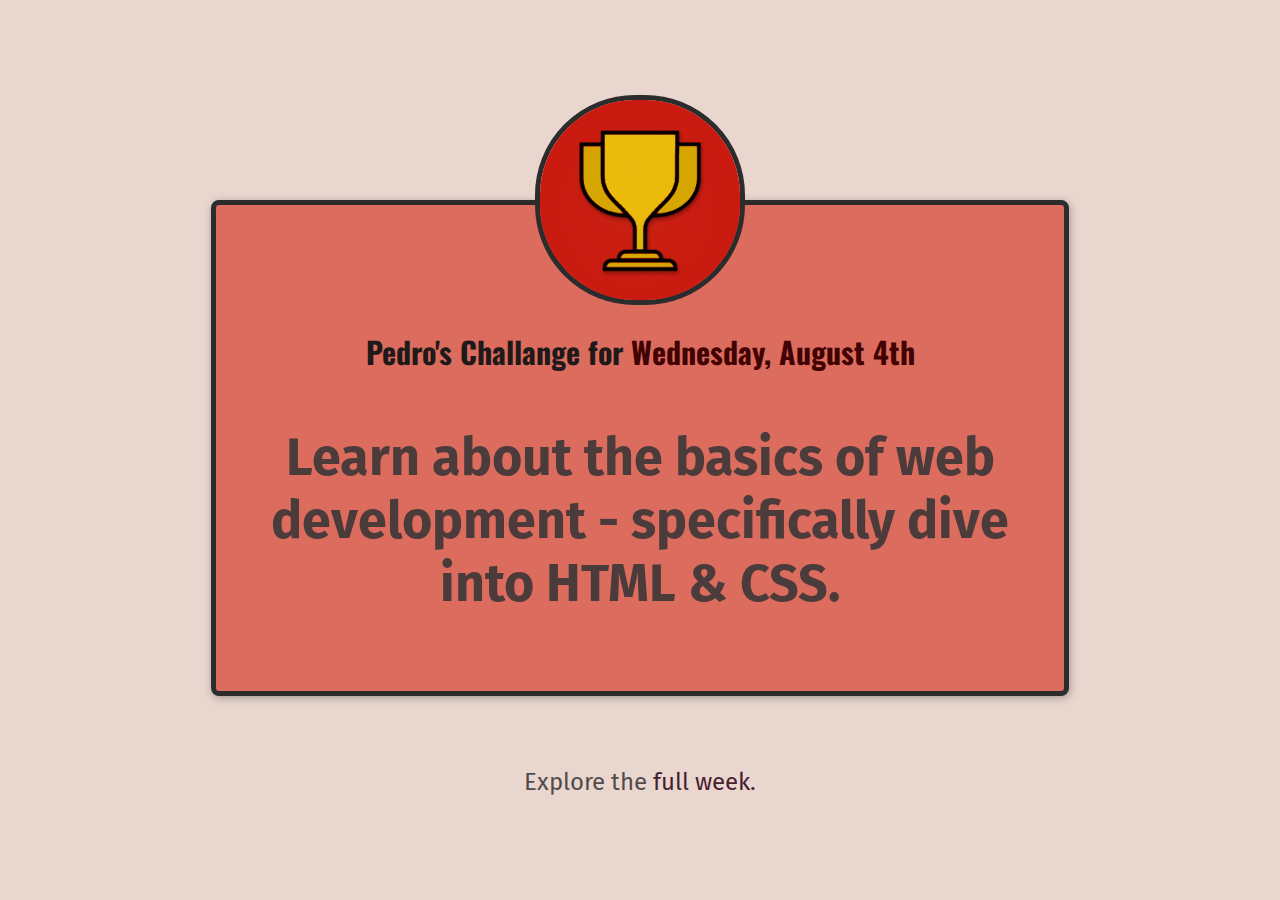
<file: 001-building-first-web-site/index.html>
<!DOCTYPE html>
<html lang="en">
<head>
    <meta charset="UTF-8">
    <meta http-equiv="X-UA-Compatible" content="IE=edge">
    <meta name="viewport" content="width=device-width, initial-scale=1.0">
    <title>Today's challenge</title>
    <link rel="preconnect" href="https://fonts.googleapis.com">
    <link rel="preconnect" href="https://fonts.gstatic.com" crossorigin>
    <link href="https://fonts.googleapis.com/css2?family=Fira+Sans:wght@400;700&family=Oswald:wght@400;700&display=swap" rel="stylesheet">
    <link rel="stylesheet" href="./styles/share.css">
    <link rel="stylesheet" href="./styles/daily-challange.css">
</head>
<body>
    <main>
        <img src="./images/challenges-trophy.jpg" alt="A trophy">
        <h1>
            Pedro's Challange for <span>Wednesday, August 4th</span> 
        </h1>
        <p id="today-challange">
            Learn about the basics of web development - specifically dive into HTML & CSS.
        </p>
    </main>
    <footer>
        <p>
            Explore the <a href="./full-week.html">full week.</a>
        </p>
    </footer>
</body>
</html>
</file>
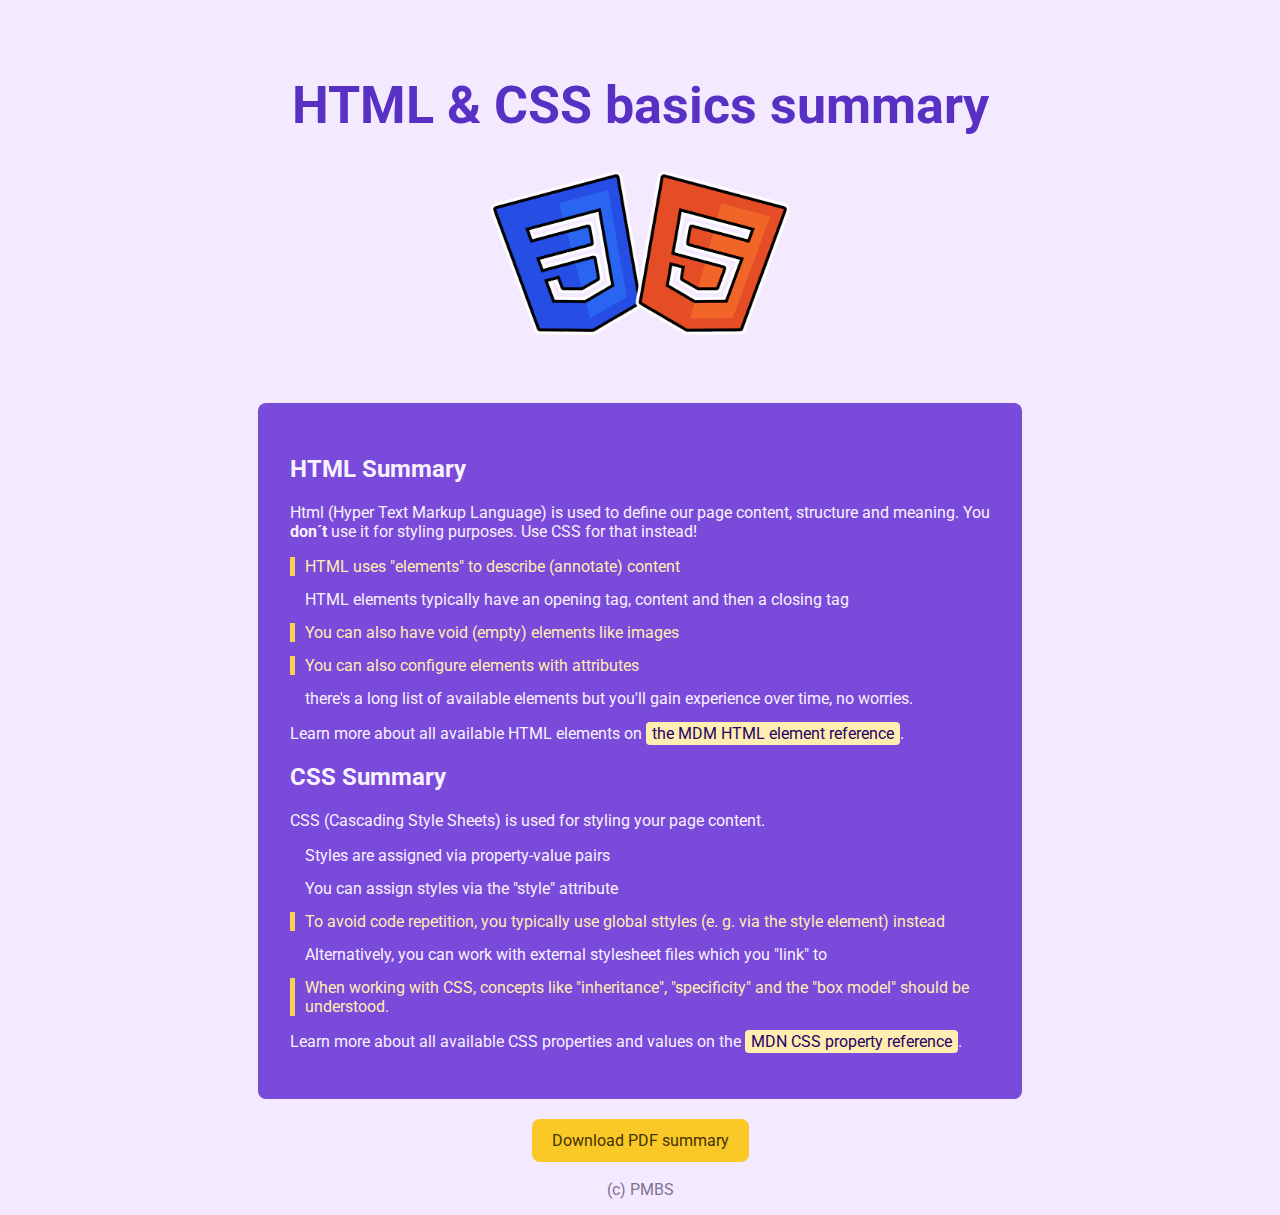
<file: 002-HTML-CSS-practice-and-sumary/index.html>
<!DOCTYPE html>
<html lang="en">
<head>
    <meta charset="UTF-8">
    <meta http-equiv="X-UA-Compatible" content="IE=edge">
    <meta name="viewport" content="width=device-width, initial-scale=1.0">
    <title>HTML & CSS basics summary</title>
    <link rel="preconnect" href="https://fonts.googleapis.com">
    <link rel="preconnect" href="https://fonts.gstatic.com" crossorigin>
    <link href="https://fonts.googleapis.com/css2?family=Roboto:wght@400;900&display=swap" rel="stylesheet">
    <link rel="stylesheet" href="./css/style.css">
</head>
<body>
    <header>
        <h1>
            HTML & CSS basics summary
        </h1>
        <img src="./images/html-css.png" alt="HTML & CSS logos">
    </header>
    <main>
        <section>
            <h2>
                HTML Summary
            </h2>
            <p>
                Html (Hyper Text Markup Language) is used to define our page content, structure and meaning.
                You <!-- <span class="highlight">don't</span>--> <strong>don´t</strong> use it for styling purposes. Use CSS for that instead!
            </p>
            <ul id="html-list">
                <li class="extra-important">
                    HTML uses "elements" to describe (annotate) content
                </li>
                <li>
                    HTML elements typically have an opening tag, content and then a closing tag
                </li>
                <li class="extra-important">
                    You can also have void (empty) elements like images
                </li>
                <li class="extra-important">
                    You can also configure elements with attributes
                </li>
                <li>
                    there's a long list of available elements but you'll gain experience over time, no worries.
                </li>
            </ul>
            <p>
                Learn more about all available HTML elements on <a href="https://developer.mozilla.org/pt-BR/docs/Web/HTML/Element">the MDM HTML element reference</a>.
            </p>
        </section>
        <section>
            <h2>
                CSS Summary
            </h2>
            <p>CSS (Cascading Style Sheets) is used for styling your page content.</p>
            <ul id="css-list">
                <li>
                    Styles are assigned via property-value pairs
                </li>
                <li>
                    You can assign styles via the "style" attribute
                </li>
                <li class="extra-important">
                    To avoid code repetition, you typically use global sttyles (e. g. via the style element) instead
                </li>
                <li>
                    Alternatively, you can work with external stylesheet files which you "link" to
                </li>
                <li class="extra-important">
                    When working with CSS, concepts like "inheritance", "specificity" and the "box model" should be understood.
                </li>
            </ul>
            <p>
                Learn more about all available CSS properties and values on the <a href="https://developer.mozilla.org/en-US/docs/Web/CSS/Reference">MDN CSS property reference</a>.
            </p>
        </section>
    </main>
    <footer>
        <a href="./downloads/html-css-basics-summary.pdf" target="_blank">Download PDF summary</a>
        <p>(c) PMBS</p>
    </footer>
</body>
</html>
</file>
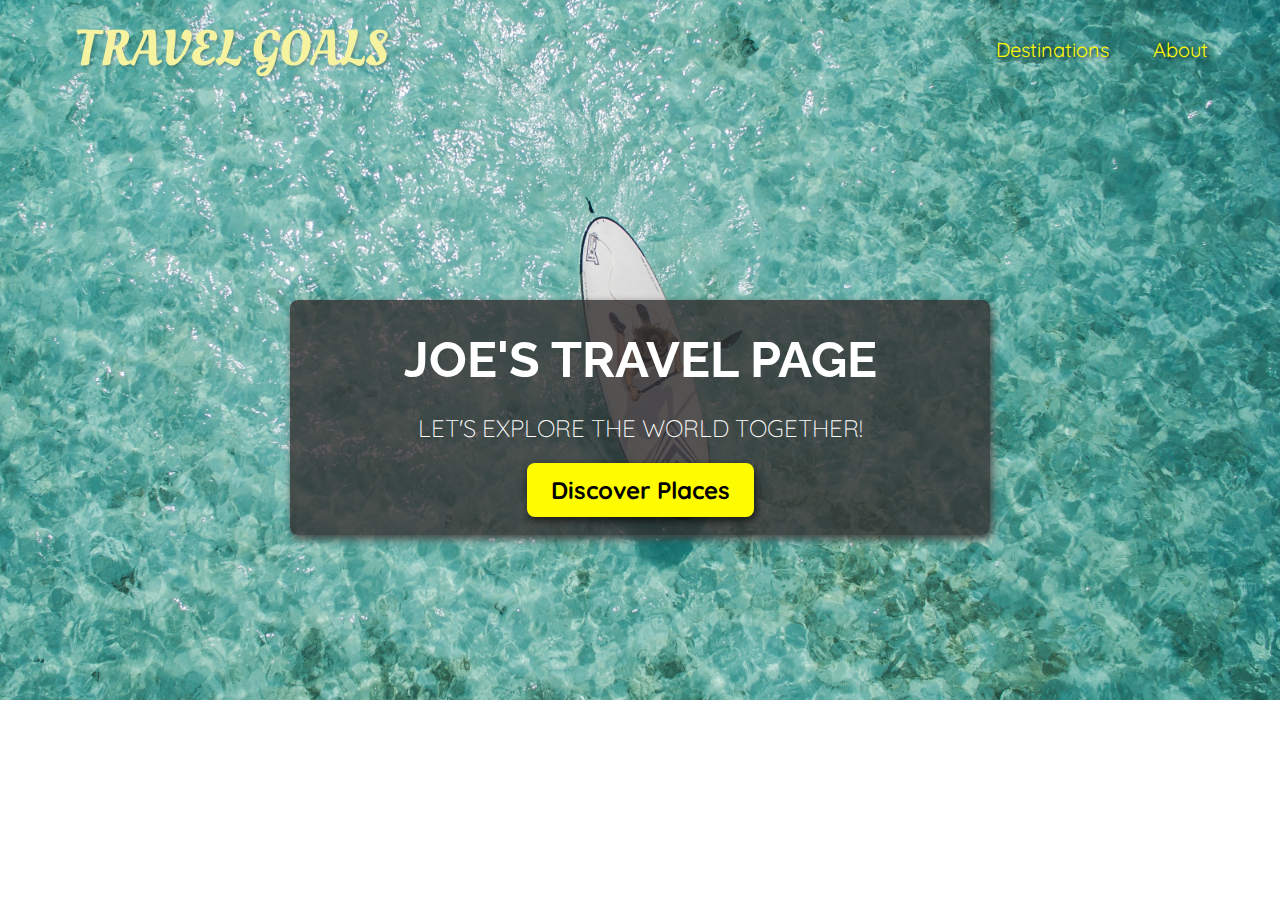
<file: 007-html-css-layouts-positioning/index.html>
<!DOCTYPE html>
<html lang="en">
<head>
    <meta charset="UTF-8">
    <meta http-equiv="X-UA-Compatible" content="IE=edge">
    <meta name="viewport" content="width=device-width, initial-scale=1.0">
    <title>Travel Goals</title>
    <link rel="apple-touch-icon" sizes="180x180" href="./favicon/apple-touch-icon.png">
    <link rel="icon" type="image/png" sizes="32x32" href="./favicon/favicon-32x32.png">
    <link rel="icon" type="image/png" sizes="16x16" href="./favicon/favicon-16x16.png">
    <link rel="manifest" href="./favicon/site.webmanifest">
    <link rel="mask-icon" href="./favicon/safari-pinned-tab.svg" color="#5bbad5">
    <link rel="shortcut icon" href="./favicon/favicon.ico">
    <meta name="msapplication-TileColor" content="#da532c">
    <meta name="msapplication-config" content="./favicon/browserconfig.xml">
    <meta name="theme-color" content="#ffffff">
    <link
      href="https://fonts.googleapis.com/css2?family=Raleway:wght@700&family=Oleo+Script:wght@700&family=Quicksand:wght@300;500;700&display=swap"
      rel="stylesheet"
    />
    <link rel="stylesheet" href="./style/share.css">
    <link rel="stylesheet" href="./style/styles.css">
</head>
<body>
    <header>
        <div id="page-logo">
            <a href="/index.html">
                Travel Goals
            </a>
        </div>
        <nav>
            <ul>
                <li><a href="./places.html">Destinations</a></li>
                <li><a href="./about.html">About</a></li>
            </ul>
        </nav>
    </header>
    <main>
        <section id="hero">
            <div class="hero-content">
                <h1>
                    Joe's Travel Page
                </h1>
                <p>
                    Let's explore the world together!
                </p>
                <a href="./places.html">Discover Places</a>             
            </div>
        </section>
        <section id="highlights">

        </section>
    </main>
    <footer>

    </footer>
</body>
</html>
</file>
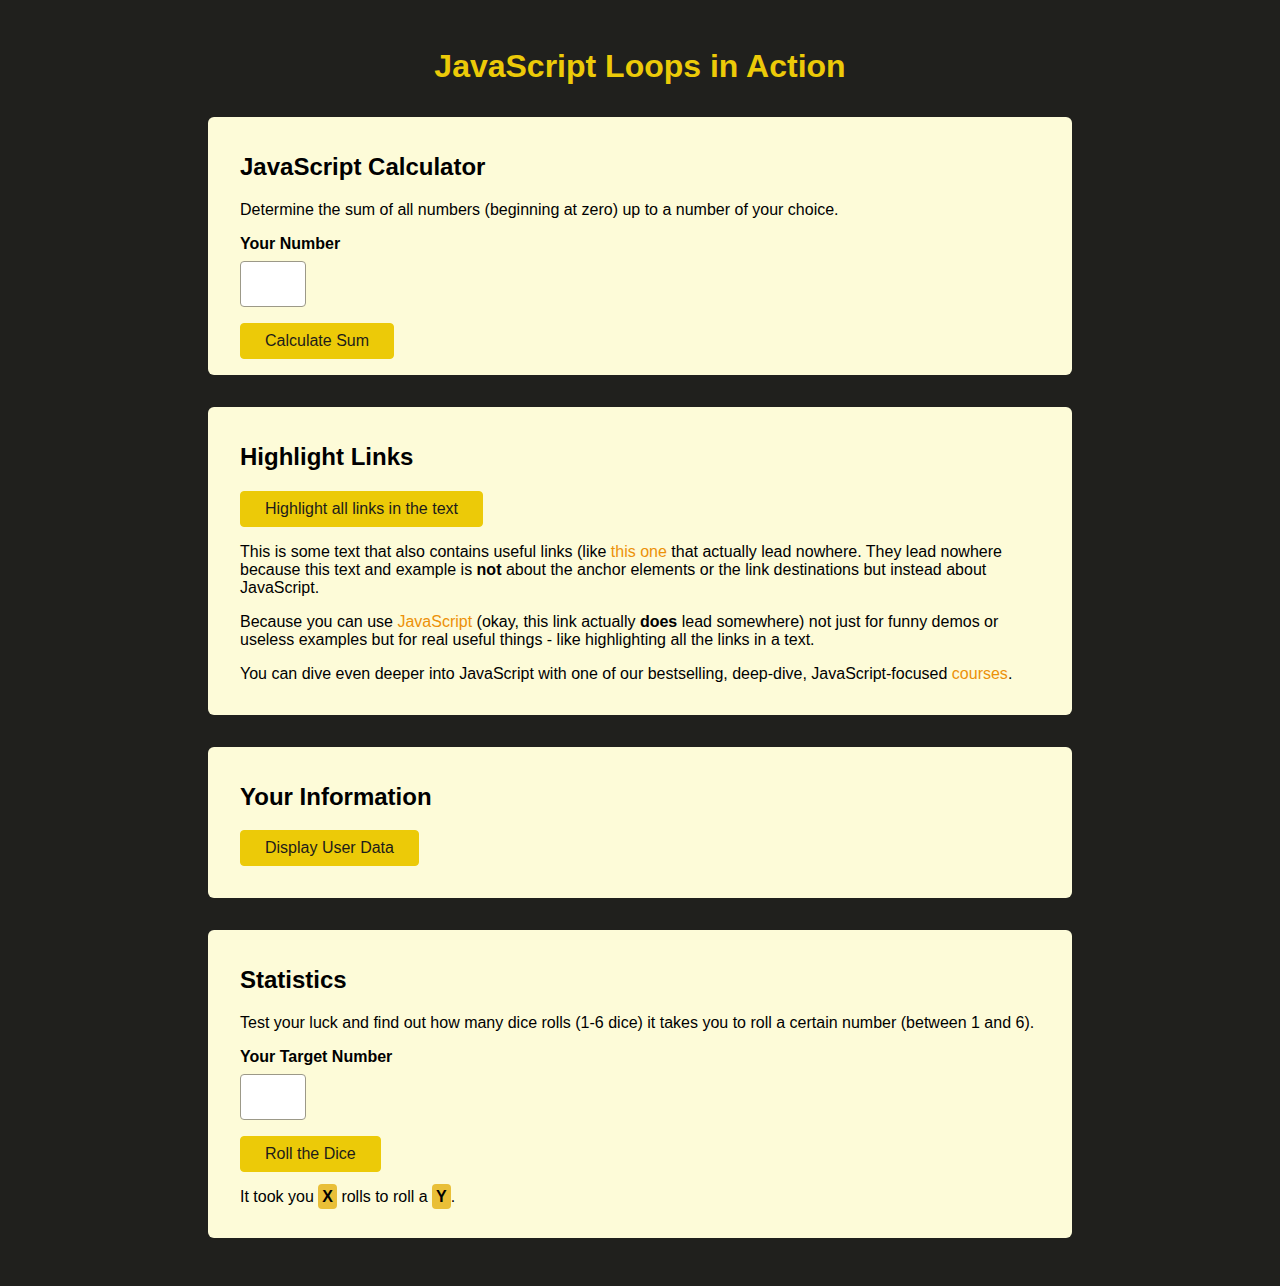
<file: 013-advance-javascript-control-structures/index.html>
<!DOCTYPE html>
<html lang="en">
<head>
    <meta charset="UTF-8">
    <meta http-equiv="X-UA-Compatible" content="IE=edge">
    <meta name="viewport" content="width=device-width, initial-scale=1.0">
    <title>Control structures</title>
    <link rel="stylesheet" href="./style/styles.css">
    <script src="./script/main.js" defer></script>
</head>
<body>
    <h1>JavaScript Loops in Action</h1>
    <section id="calculator">
      <h2>JavaScript Calculator</h2>
      <p>Determine the sum of all numbers (beginning at zero) up to a number of your choice.</p>
      <div class="control">
        <label for="user-number">Your Number</label>
        <input type="number" id="user-number">
      </div>
      <button>Calculate Sum</button>
      <p id="calculated-sum" class="output"></p>
    </section>
  
    <section id="highlight-links">
      <h2>Highlight Links</h2>
      <button>Highlight all links in the text</button>
      <p>This is some text that also contains useful links (like <a href="">this one</a> that actually lead nowhere. They
        lead nowhere because this text and example is <strong>not</strong> about the anchor elements or the link
        destinations but instead about JavaScript.</p>
      <p>Because you can use <a href="https://developer.mozilla.org/en-US/docs/Web/JavaScript">JavaScript</a> (okay, this
        link actually <strong>does</strong> lead somewhere) not
        just for funny demos or useless examples but for real useful things - like highlighting all the links in a text.
      </p>
      <p>You can dive even deeper into JavaScript with one of our bestselling, deep-dive, JavaScript-focused <a
          href="https://academind.com/courses/">courses</a>.</p>
    </section>
  
    <section id="user-data">
      <h2>Your Information</h2>
      <button>Display User Data</button>
      <ul id="output-user-data"></ul>
    </section>
  
    <section id="statistics">
      <h2>Statistics</h2>
      <p>Test your luck and find out how many dice rolls (1-6 dice) it takes you to roll a certain number (between 1 and
        6).</p>
      <div class="control">
        <label for="user-target-number">Your Target Number</label>
        <input type="number" min="1" max="6" id="user-target-number">
      </div>
      <button>Roll the Dice</button>
      <ul id="dice-rolls"></ul>
      <p>It took you <span id="output-total-rolls" class="output">X</span> rolls to roll a <span id="output-target-number" class="output">Y</span>.</p>
    </section> 
</body>
</html>
</file>
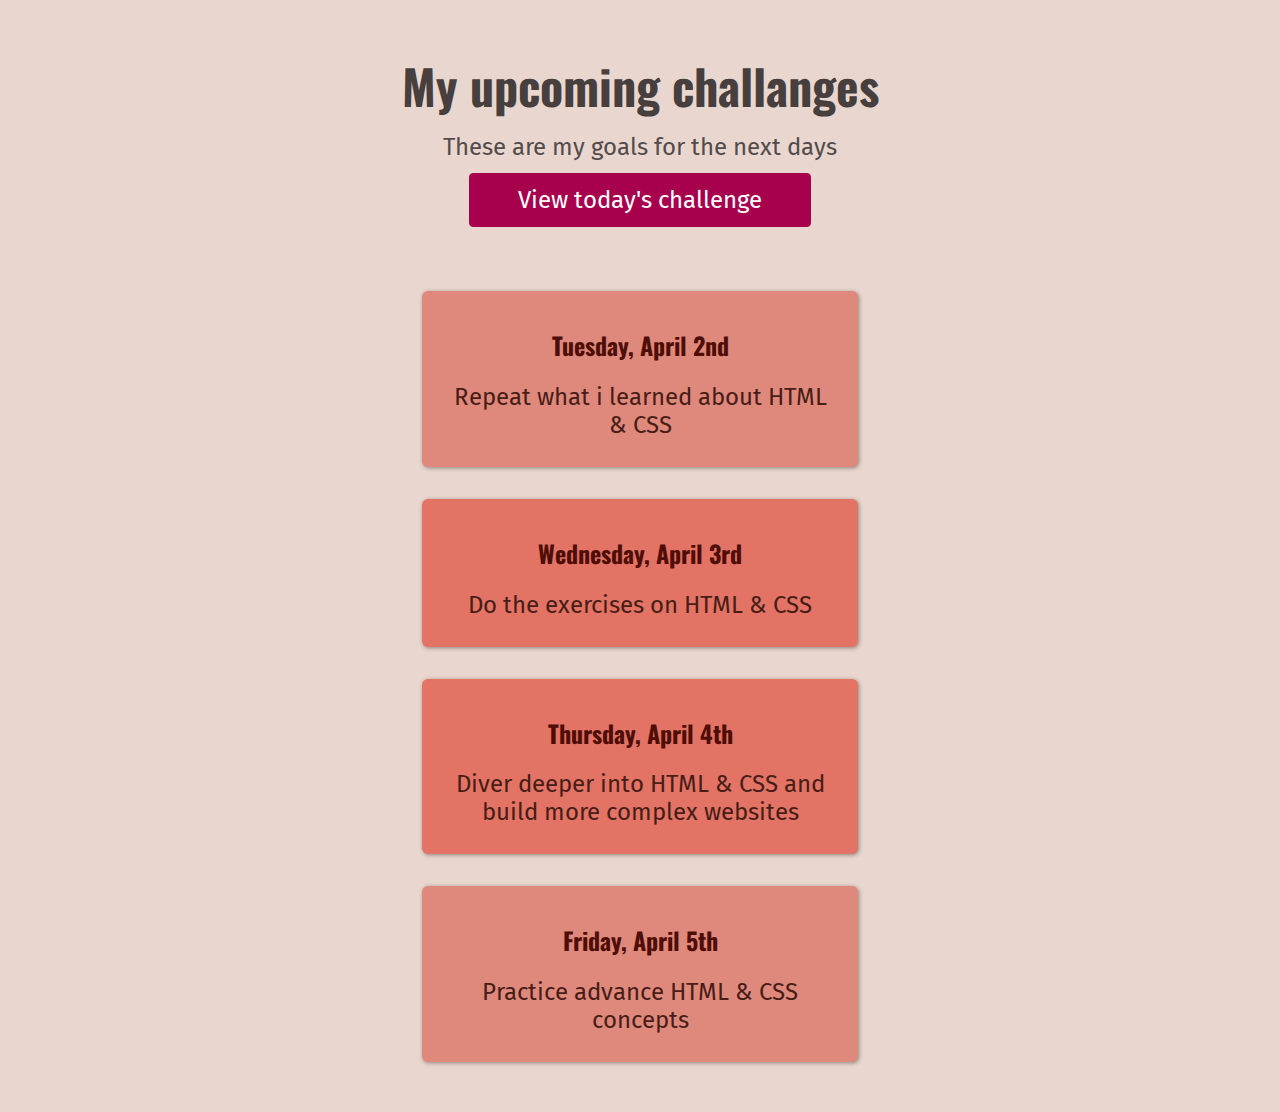
<file: 001-building-first-web-site/full-week.html>
<!DOCTYPE html>
<html lang="en">
<head>
    <meta charset="UTF-8">
    <meta http-equiv="X-UA-Compatible" content="IE=edge">
    <meta name="viewport" content="width=device-width, initial-scale=1.0">
    <title>My upcoming challanges</title>
    <link rel="preconnect" href="https://fonts.googleapis.com">
    <link rel="preconnect" href="https://fonts.gstatic.com" crossorigin>
    <link href="https://fonts.googleapis.com/css2?family=Fira+Sans:wght@400;700&family=Oswald:wght@400;700&display=swap" rel="stylesheet">
    <link rel="stylesheet" href="./styles/share.css">
    <link rel="stylesheet" href="./styles/full-week.css">
</head>
<body>
    <header>
        <h1>My upcoming challanges</h1>
        <p id="description">These are my goals for the next days</p>
        <a href="./index.html">View today's challenge</a>
    </header>
    <main>
        <ol>
            <li>
                <h2>Tuesday, April 2nd</h2>
                <p>Repeat what i learned about HTML & CSS</p> 
            </li>
            <li class="highlight-goal">
                <h2>
                    Wednesday, April 3rd
                </h2>
                <p>Do the exercises on HTML & CSS</p>
            </li>
            <li class="highlight-goal">
                <h2>
                    Thursday, April 4th
                </h2>
                <p>Diver deeper into HTML & CSS and build more complex websites</p>
            </li>
            <li>
                <h2>
                    Friday, April 5th
                </h2>
                <p>Practice advance HTML & CSS concepts</p>
            </li>
        </ol>
    </main>
    <footer>

    </footer>
</body>
</html>
</file>
<file: 001-building-first-web-site/styles/share.css>
body {
    text-align: center;
    background-color: rgb(233, 215, 207);
    color: rgb(83, 75, 75);
    margin: 50px;
}

h1 {
    font-family: 'Oswald', sans-serif;
}

p {
    font-family: 'Fira Sans', sans-serif;
    font-size: 24px;
}

a {
    color: rgb(167, 1, 78);
    font-family: 'Fira Sans', sans-serif;
    text-decoration: none;
}

a:hover {
    text-decoration: underline;
}
</file>
<file: 001-building-first-web-site/styles/daily-challange.css>
main {
    width: 800px;
    margin: 200px auto 72px auto;
    background-color: rgb(219, 108, 94);
    padding: 24px;
    border: 5px solid rgb(44, 44, 44);
    border-radius: 8px;
    box-shadow: 1px 2px 8px rgba(0, 0, 0, 0.3);
}

img {
    width: 200px;
    height: 200px;
    border-radius: 100px;
    border: 5px solid rgb(44, 44, 44);
    margin-top: -134px;
}

h1 {
    font-size: 30px;
    color: rgb(31, 25, 25);
}

a {
    color: rgb(73, 29, 50);
}

span {
    color: rgb(66, 2, 2);
}

#today-challange {
    color: rgb(75, 59, 59);
    font-weight: bold;
    font-size: 52px;
}
</file>
<file: 002-HTML-CSS-practice-and-sumary/css/style.css>
body {
    font-family:'Roboto', sans-serif;
    background-color: rgb(244, 234, 255);
}

header {
    text-align: center;
    padding: 32px;
}

h1 {
    color: rgb(88, 49, 196);
    font-size: 52px;
}

header img {
    width: 300px;
}

main {
    background-color: rgb(122, 74, 218);
    padding: 32px;
    margin: 32px auto;
    width: 700px;
    border-radius: 8px;
    color: rgb(248, 241, 255);
}

.highlight {
    font-weight: 900;
}

ul {
    margin: 0;
    padding: 0;
    list-style: none;
}

li {
    margin: 14px 0;
    padding-left: 10px;
    border-left: 5px solid transparent;
}

.extra-important {
    color: rgb(255, 237, 177);
    border-color: rgb(247, 209, 85);
}

a {
    text-decoration: none;
    color: rgb(36, 3, 102);
    background-color: rgb(255, 237, 177);
    padding: 2px 6px;
    border-radius: 4px;
}

a:hover, a:active {
    background-color: rgb(250, 201, 39);
}

footer {
    text-align: center;
}

footer a {
    padding: 12px 20px;
    border-radius: 8px;
    background-color: rgb(250, 201, 39);
    color: rgb(66, 51, 4);
}

footer a:hover, footer a:active {
    background-color: rgb(255, 186, 58);
}

footer p {
    color: rgb(131, 113, 149);
    margin-top: 30px;
}
</file>
<file: 007-html-css-layouts-positioning/style/share.css>
body {
    font-family: "Quicksand", sans-serif;
    margin: 0;
}

header {
    width: 100%;
    display: flex;
    justify-content: space-between;
    align-items: center;
    padding: 15px 60px;
    position: absolute;
    top: 0;
    left: 0;
    box-sizing: border-box;
}

header ul {
    list-style: none;
    padding: 0;
    margin: 0;
    display: flex;
}

header li {
    margin-left: 20px;
}

header a {
    text-decoration: none;
    color: rgb(255, 251, 0);
    font-size: 20px;
    padding: 12px;
    text-shadow: 2px 2px 4px rgba(0, 0, 0, 0.8);
    transition: all 0.3s;
}

header a:hover {
    background-color: rgb(255, 251, 0);
    color: black;
    border-radius: 8px;
    box-shadow: 2px 4px 8px rgba(0, 0, 0, 0.7);
}

#page-logo a {
    padding: 15px;
    font-family: 'Oleo script', sans-serif;
    color: rgb(245, 243, 160);
    font-size: 50px;
    text-decoration: none;
    text-transform: uppercase;
    text-shadow: 2px 2px 3px rgba(0, 0, 0, 0.2);
}
</file>
<file: 007-html-css-layouts-positioning/style/styles.css>
#hero {
    height: 700px;
    width: 100%;
    background: url(../images/ocean.jpg);
    background-position: center;
    background-size: cover;
}

.hero-content {
    width: 500px;
    background-color: rgba(51, 47, 47, 0.8);
    text-align: center;
    padding: 30px 100px;
    box-shadow:  2px 4px 8px rgb(68, 67, 67);
    border-radius: 8px;
    margin: auto;
    position: relative;
    top: 300px;
    left: 0;
}

.hero-content h1 {
    color: white;
    text-transform: uppercase;
    font-size: 50px;
    font-family: 'Raleway', sans-serif;
    margin: 0;
}

.hero-content p {
    color: white;
    text-transform: uppercase;
    font-size: 24px;
    font-weight: 300;
    margin-bottom: 32px;
}

.hero-content a {
    text-decoration: none;
    background-color: rgb(255, 251, 0);
    padding: 12px 24px;
    border-radius: 8px;
    box-shadow: 2px 4px 8px rgba(0, 0, 0, 0.7);
    color: black;
    font-size: 24px;
    font-weight: bold;
}

.hero-content a:hover {
    background-color: rgb(204, 201, 0);
}
</file>
<file: 013-advance-javascript-control-structures/style/styles.css>
body {
    margin: 3rem;
    font-family: sans-serif;
    background-color: rgb(32, 32, 29);
  }
  
  h1 {
    text-align: center;
    color: rgb(236, 202, 8);
  }
  
  section {
    margin: 2rem auto;
    width: 95%;
    max-width: 50rem;
    padding: 1rem 2rem;
    border-radius: 6px;
    background-color: rgb(253, 251, 216);
  }
  
  button {
    font: inherit;
    cursor: pointer;
    background-color: rgb(236, 202, 8);
    border: 1px solid rgb(236, 202, 8);
    color: rgb(29, 28, 26);
    padding: 0.5rem 1.5rem;
    border-radius: 4px;
  }
  
  button:hover {
    background-color: rgb(236, 183, 8);
    border-color: rgb(236, 183, 8);
  }
  
  .control {
    margin: 1rem 0;
  }
  
  label, 
  input {
    display: block;
  }
  
  label {
    font-weight: bold;
    margin-bottom: 0.5rem;
  }
  
  input {
    font: inherit;
    font-size: 1.5rem;
    border-radius: 4px;
    border: 1px solid rgb(156, 153, 136);
    width: 3rem;
    max-width: 100%;
    padding: 0.5rem;
    color: rgb(66, 63, 44);
  }
  
  input:focus {
    background-color: rgb(248, 239, 187);
  }
  
  a {
    text-decoration: none;
    color: rgb(236, 145, 8);
  }
  
  .output {
    font-weight: bold;
    background-color: rgb(233, 191, 55);
    padding: 0.25rem;
    border-radius: 4px;
  }
  
  a.highlight {
    background-color: rgb(63, 4, 141);
    padding: 0.25rem;
  }
  
  #calculated-sum {
    padding: 1rem;
    text-align: center;
    font-size: 3rem;
    display: none;
  }
</file>
<file: 001-building-first-web-site/styles/full-week.css>
header {
    margin-bottom: 64px;
}

h1 {
   font-size: 48px;
   color: rgb(71, 62, 62);
   margin: 0; 
}

#description {
    margin: 12px;
}

a {
    padding: 12px 48px;
    background-color: rgb(167, 1, 78);
    color: white;
    border-radius: 4px;
    border: 1px solid rgb(167, 1, 78);
    font-size: 24px;
    margin: 0;
    display: inline-block;
}

a:hover {
    text-decoration: none;
    background-color: rgb(180, 12, 90);
}

ol {
    list-style: none;
    width: 500px;
    margin: 36px auto 0 auto;
    padding: 0;
}

li {
    background-color: rgb(223, 136, 124);
    margin: 32px;
    border-radius: 6px;
    padding: 16px;
    box-shadow: 1px 1px 4px rgba(0, 0, 0, 0.4);
}

h2 {
    color: rgb(78, 13, 5);
    font-family: 'Oswald', sans-serif;
}

main p{
    margin: 12px;
    color: rgb(71, 29, 22);
}

.highlight-goal {
    background-color: rgb(226, 115, 101);
}
</file>
